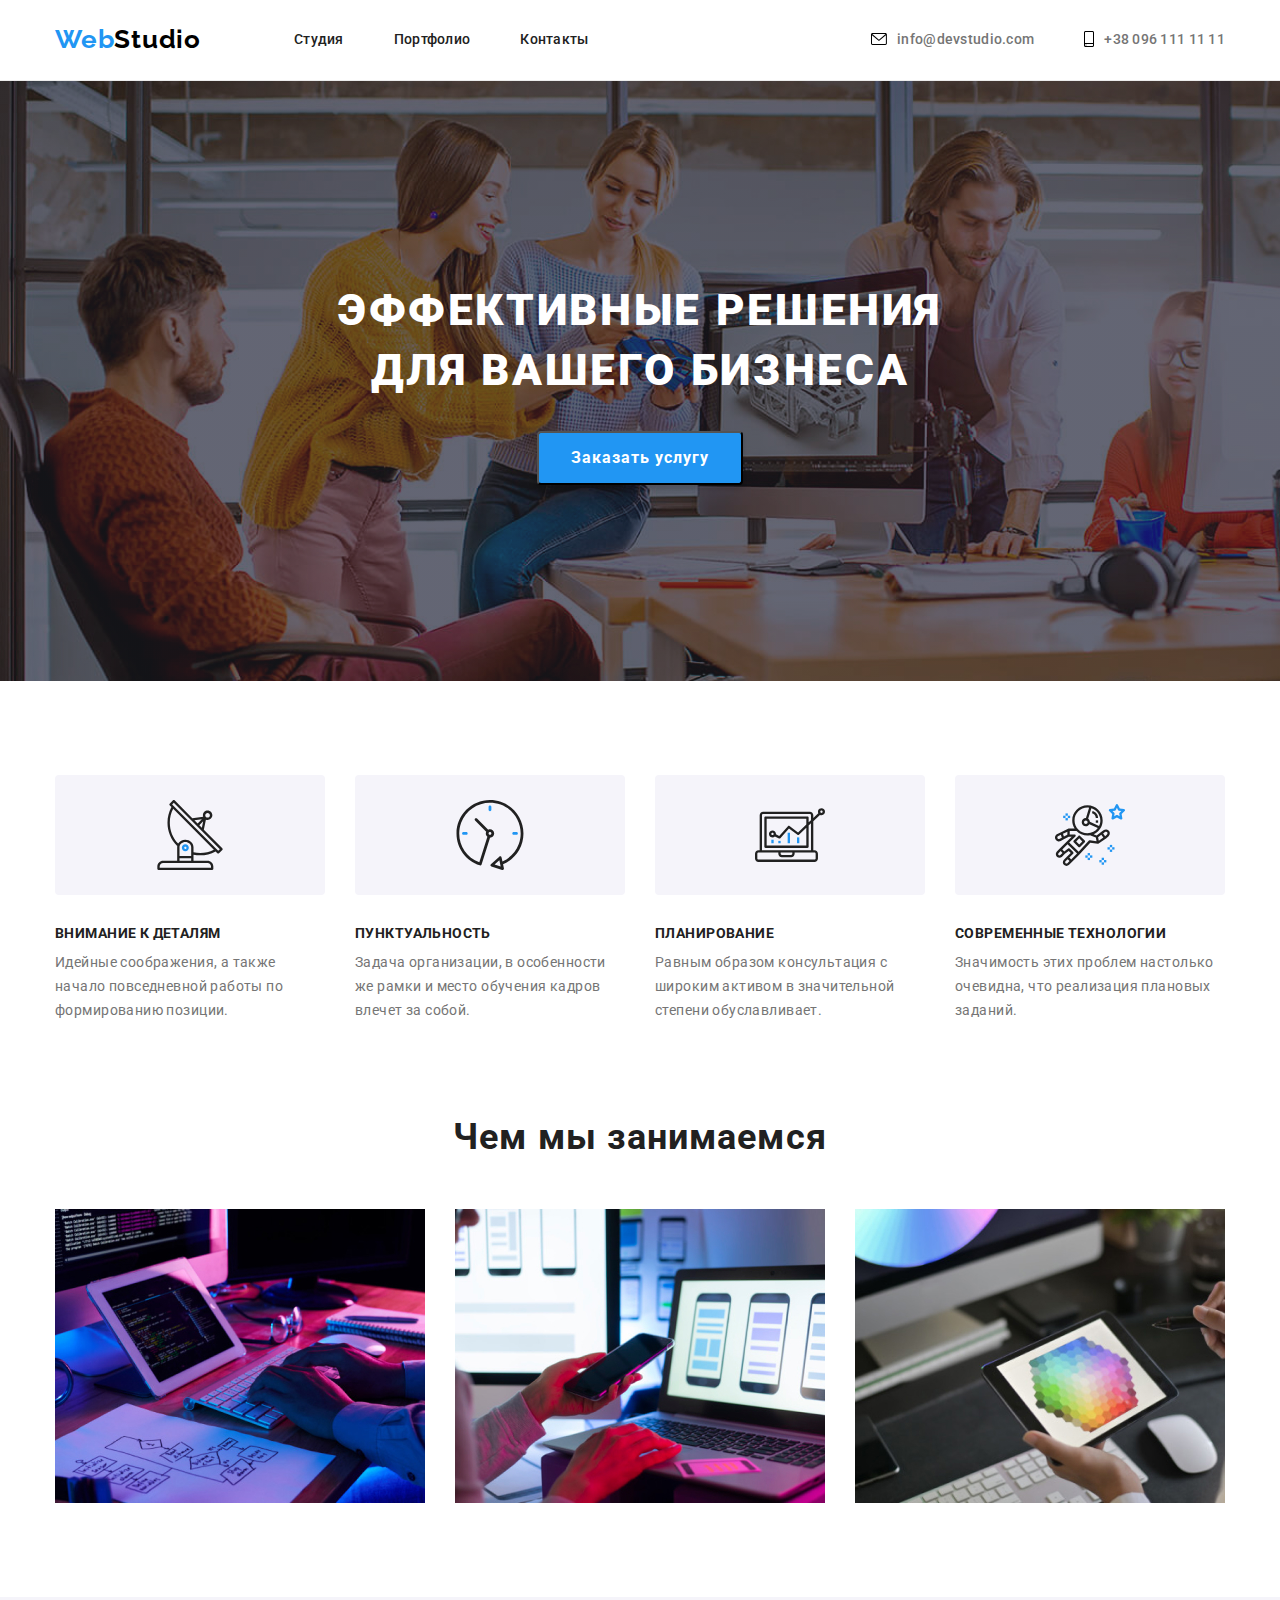
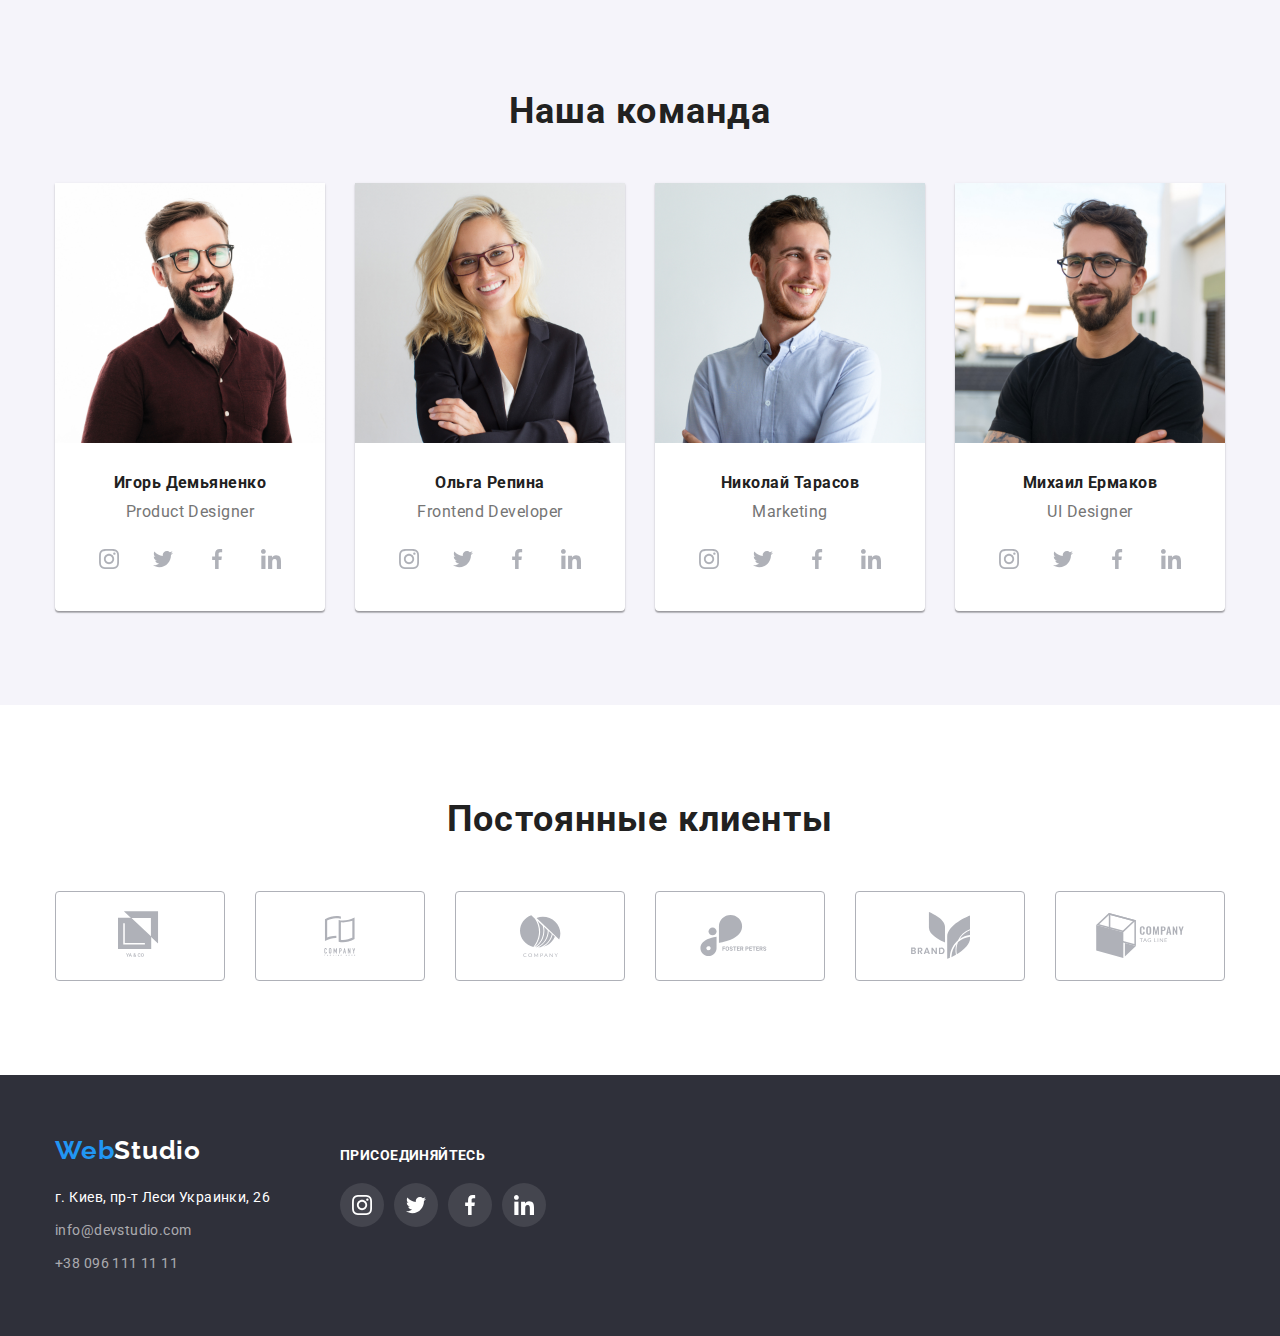
<file: index.html>
<!DOCTYPE html>
<html lang="ru">
<head>
    <meta charset="UTF-8">
    <meta name="viewport" content="width=device-width, initial-scale=1.0">
    <link rel="stylesheet" href="https://cdnjs.cloudflare.com/ajax/libs/modern-normalize/1.0.0/modern-normalize.min.css">
    <link rel="preconnect" href="https://fonts.gstatic.com" />
    <link href="https://fonts.googleapis.com/css2?family=Raleway:wght@700&family=Roboto:wght@400;500;700;900&display=swap"
          rel="stylesheet"/>
    <link rel="stylesheet" href="./css/style.css">
    <title>WebStudio</title>
</head>
<body>
    <header class="header-section">
        <div class="container">
            <nav class="navigation" >
                <a href="./index.html" class="logo link">Web<span class="logo-black">Studio</span></a>
            <ul class="navigation-list list">
                <li class="navigation-item">
                    <a class="navigation-link link" href="./index.html">Студия</a>
                </li>
                <li class="navigation-item">
                    <a href="./portfolio.html" class="navigation-link accent link">Портфолио</a>
                </li>
                <li class="navigation-item">
                    <a class="navigation-link link" href="#">Контакты</a>
                </li>
            </ul>
        </nav>
        <ul class="contacts-list list">
            <li class="contacts-mail">
                <a class="mail-link link" href="mailto:info@devstudio.com"><svg class="contacts-svg" width="16" height="12">
                  <use href="./images/sprite.svg#icon-envelope"></use>  
                </svg>
                    info@devstudio.com</a>
            </li>
            <li class="contacts-tel">
            <address>
                <a class="tel-link link" href="tel:+380961111111"><svg class="contacts-svg" width="10" height="16">
                  <use href="./images/sprite.svg#icon-smartphone"></use>  
                </svg>
                    +38 096 111 11 11</a>
            </address>
            </li>  
        </ul>
        </div>   
    </header>
    <main>
        <!--Hero-->
        <section class="hero-section">
            <div class="container">
                <h1 class="hero-title">Эффективные решения<br>для вашего бизнеса</h1>
                <button class="hero-button" type="button">Заказать услугу</button>
            </div>
        </section>
   
    <!--о нас-->
    <section class="about-us-section">
<div class="container">
    <h2 class="visually-hidden">Наши качества</h2>

    <ul class="quality-list list">
        <li class="quality-item">
            <div class="quality-blok">
                <svg class="quality-item-svg" width="70" height="70">
                 <use href="./images/sprite.svg#icon-antenna"></use>
                </svg>
            </div>
            <h3 class="qualities">Внимание к деталям</h3>
              <p class="qualities-description">Идейные соображения, а также начало повседневной работы по формированию позиции.</p>
         </li>
         <li class="quality-item">
            <div class="quality-blok">
                <svg class="quality-item-svg" width="70" height="70">
                 <use href="./images/sprite.svg#icon-clock"></use>
                </svg>
            </div>
            <h3 class="qualities">Пунктуальность</h3>
              <p class="qualities-description">Задача организации, в особенности же рамки и место обучения кадров влечет за собой.</p>
         </li>
         <li class="quality-item">
            <div class="quality-blok">
                <svg class="quality-item-svg" width="70" height="70">
                 <use href="./images/sprite.svg#icon-diagram"></use>
                </svg>
            </div>
            <h3 class="qualities">Планирование</h3>
              <p class="qualities-description">Равным образом консультация с широким активом в значительной степени обуславливает.</p>
         </li>
         <li class="quality-item">
            <div class="quality-blok">
                <svg class="quality-item-svg" width="70" height="70">
                 <use href="./images/sprite.svg#icon-astronaut"></use>
                </svg>
            </div>
            <h3 class="qualities">Современные технологии</h3>
              <p class="qualities-description">Значимость этих проблем настолько очевидна, что реализация плановых заданий.</p>
         </li>
    </ul>
</div> 
    </section>
    <!--чем мы занимаемся-->
    <section class="activities-section">
<h2 class="our-activities">Чем мы занимаемся</h2>
<div class="container">
<ul class="activities-list list">
    <li class="activities-item">
      <img class="activities-image" src="images/our-activities/img-1.jpg" alt="печатает на клавиатуре" width="370" height="294">
    </li>
    <li class="activities-item">
      <img class="activities-image" src="images/our-activities/img-2.jpg" alt="использует ноутбук" width="370" height="294">
    </li>
    <li class="activities-item">
      <img class="activities-image" src="images/our-activities/img-3.jpg" alt="использует планшет" width="370" height="294">
    </li>
</ul>
</div>
    </section>

<!--Наша команда-->
    <section class="our-staff-section">
            <h2 class="staff">Наша команда</h2>
            <div class="container">
            <ul class="staff-list list">
                <li class="staff-item">
                    <img class="staff-images" src="images/our-staff/img-1.jpg" alt="Игорь Демьяненко" width="270" height="260">
                    <div class="staff-list-content-wrapper">
                        <h3 class="staff-name">Игорь Демьяненко</h3>
                        <p class="staff-description" lang="en">Product Designer</p>
                    </div>
                    <div class="section-staff-icons">
                        <ul class="icon-list list">
                            <li class="icon-item item">
                                <a class="icon-link link" href="">
                                    <svg class="staff-ikon-svg" width="20" height="20">
                                        <use href="./images/sprite.svg#icon-instagram">

                                        </use>
                                    </svg>
                                </a>
                            </li>
                            <li class="icon-item">
                                <a class="icon-link link" href="">
                                    <svg class="staff-ikon-svg" width="20" height="20">
                                        <use href="./images/sprite.svg#icon-twitter">

                                        </use>
                                    </svg>
                                </a>
                            </li>
                            <li class="icon-item">
                                <a class="icon-link link" href="">
                                    <svg class="staff-ikon-svg" width="20" height="20">
                                        <use href="./images/sprite.svg#icon-facebook">

                                        </use>
                                    </svg>
                                </a>
                            </li>
                            <li class="icon-item">
                                <a class="icon-link link" href="">
                                    <svg class="staff-ikon-svg" width="20" height="20">
                                        <use href="./images/sprite.svg#icon-linkedin">

                                        </use>
                                    </svg>
                                </a>
                            </li>
                        </ul>
                    </div>
                </li>
                <li class="staff-item">
                    <img class="staff-images" src="images/our-staff/img-2.jpg" alt="Ольга Репина" width="270" height="260">
                    <div class="staff-list-content-wrapper">
                         <h3 class="staff-name">Ольга Репина</h3>
                         <p class="staff-description" lang="en">Frontend Developer</p>
                    </div>
                    <div class="section-staff-icons">
                        <ul class="icon-list list">
                            <li class="icon-item item">
                                <a class="icon-link link" href="">
                                    <svg class="staff-ikon-svg" width="20" height="20">
                                        <use href="./images/sprite.svg#icon-instagram">

                                        </use>
                                    </svg>
                                </a>
                            </li>
                            <li class="icon-item">
                                <a class="icon-link link" href="">
                                    <svg class="staff-ikon-svg" width="20" height="20">
                                        <use href="./images/sprite.svg#icon-twitter">

                                        </use>
                                    </svg>
                                </a>
                            </li>
                            <li class="icon-item">
                                <a class="icon-link link" href="">
                                    <svg class="staff-ikon-svg" width="20" height="20">
                                        <use href="./images/sprite.svg#icon-facebook">

                                        </use>
                                    </svg>
                                </a>
                            </li>
                            <li class="icon-item">
                                <a class="icon-link link" href="">
                                    <svg class="staff-ikon-svg" width="20" height="20">
                                        <use href="./images/sprite.svg#icon-linkedin">

                                        </use>
                                    </svg>
                                </a>
                            </li>
                        </ul>
                    </div>
                </li>
                <li class="staff-item">
                    <img class="staff-images" src="images/our-staff/img-3.jpg" alt="Николай Тарасов" width="270" height="260">
                    <div class="staff-list-content-wrapper">
                        <h3 class="staff-name">Николай Тарасов</h3>
                        <p class="staff-description" lang="en">Marketing</p>
                    </div>
                    <div class="section-staff-icons">
                        <ul class="icon-list list">
                            <li class="icon-item item">
                                <a class="icon-link link" href="">
                                    <svg class="staff-ikon-svg" width="20" height="20">
                                        <use href="./images/sprite.svg#icon-instagram">

                                        </use>
                                    </svg>
                                </a>
                            </li>
                            <li class="icon-item">
                                <a class="icon-link link" href="">
                                    <svg class="staff-ikon-svg" width="20" height="20">
                                        <use href="./images/sprite.svg#icon-twitter">

                                        </use>
                                    </svg>
                                </a>
                            </li>
                            <li class="icon-item">
                                <a class="icon-link link" href="">
                                    <svg class="staff-ikon-svg" width="20" height="20">
                                        <use href="./images/sprite.svg#icon-facebook">

                                        </use>
                                    </svg>
                                </a>
                            </li>
                            <li class="icon-item">
                                <a class="icon-link link" href="">
                                    <svg class="staff-ikon-svg" width="20" height="20">
                                        <use href="./images/sprite.svg#icon-linkedin">

                                        </use>
                                    </svg>
                                </a>
                            </li>
                        </ul>
                    </div>
                </li>
                <li class="staff-item">
                    <img class="staff-images" src="images/our-staff/img-4.jpg" alt="Михаил Ермаков" width="270" height="260">
                    <div class="staff-list-content-wrapper">
                        <h3 class="staff-name">Михаил Ермаков</h3>
                        <p class="staff-description" lang="en">UI Designer</p>
                    </div>
                    <div class="section-staff-icons">
                        <ul class="icon-list list">
                            <li class="icon-item item">
                                <a class="icon-link link" href="">
                                    <svg class="staff-ikon-svg" width="20" height="20">
                                        <use href="./images/sprite.svg#icon-instagram">

                                        </use>
                                    </svg>
                                </a>
                            </li>
                            <li class="icon-item">
                                <a class="icon-link link" href="">
                                    <svg class="staff-ikon-svg" width="20" height="20">
                                        <use href="./images/sprite.svg#icon-twitter">

                                        </use>
                                    </svg>
                                </a>
                            </li>
                            <li class="icon-item">
                                <a class="icon-link link" href="">
                                    <svg class="staff-ikon-svg" width="20" height="20">
                                        <use href="./images/sprite.svg#icon-facebook">

                                        </use>
                                    </svg>
                                </a>
                            </li>
                            <li class="icon-item">
                                <a class="icon-link link" href="">
                                    <svg class="staff-ikon-svg" width="20" height="20">
                                        <use href="./images/sprite.svg#icon-linkedin">

                                        </use>
                                    </svg>
                                </a>
                            </li>
                        </ul>
                    </div>
                </li>
            </ul>
        </div>
    </section>

<section class="our-clients-section">
   
<h2 class="our-clients-title">Постоянные клиенты</h2>
<div class="container">
<ul class="our-clients-list list">
    <li class="our-clients-item">
<a class="our-clients-link link" href="">
<svg class="clients-svg" width="44.27" height="49.23">
    <use href="./images/sprite.svg#icon-yaco">
    </use>
</svg>
</a>      
    </li>
    <li class="our-clients-item">
<a class="our-clients-link link" href="">
<svg class="clients-svg" width="52" height="40">
    <use href="./images/sprite.svg#icon-compani-tagline">

    </use>
</svg>
</a>
    </li>
    <li class="our-clients-item">
<a class="our-clients-link link" href="">
<svg class="clients-svg" width="41" height="42.6">
    <use href="./images/sprite.svg#icon-compani">

    </use>
</svg>
</a>
    </li>
    <li class="our-clients-item">
<a class="our-clients-link link" href="">
<svg class="clients-svg" width="79.66" height="42.02">
    <use href="./images/sprite.svg#icon-foster-peters">

    </use>
</svg>
</a>
    </li>
    <li class="our-clients-item">
<a class="our-clients-link link" href="">
<svg class="clients-svg" width="59" height="47">
    <use href="./images/sprite.svg#icon-brand">

    </use>
</svg>
</a>
    </li>
    <li class="our-clients-item">
<a class="our-clients-link link" href="">
<svg class="clients-svg" width="88.48" height="45.44">
    <use href="./images/sprite.svg#icon-compani-tag">

    </use>
</svg>
</a>
    </li>
</ul>
    </div>
</section>

</main>

<footer class="footer-section">
        <div  class="container">
            <div class="footer-content-left">
               <a href="./index.html" class="logo-footer link">Web<span class="logo-white">Studio</span></a>
               
    <address class="footer-address">
        <p>
               <a class="footer-link link" href="https://goo.gl/maps/eDgeuntAyGfftEaFA" target="_blank">г. Киев, пр-т Леси Украинки, 26</a>
        </p>
        <ul class="footer-contacts list">
           <li class="footer-item">
               <a class="footer-mail link" href="mailto:info@devstudio.com">info@devstudio.com</a>
           </li>
           <li class="footer-item">
               <a class="footer-tel link" href="tel:+380961111111">+38 096 111 11 11</a>
           </li>  
        </ul>   
    </address>
       </div>
       <div class="footer-content-center">
                <p class="footer-center-description">
                    присоединяйтесь
                </p>
                <div class="section-footer-icons">
                    <ul class="footer-icon-list list">
                        <li class="footer-icon-item item">
                            <a class="footer-icon-link link" href="">
                                <svg class="footer-ikon-svg" width="20" height="20">
                                    <use href="./images/sprite.svg#icon-instagram">

                                    </use>
                                </svg>
                            </a>
                        </li>
                        <li class="footer-icon-item item">
                            <a class="footer-icon-link link" href="">
                                <svg class="footer-ikon-svg" width="20" height="20">
                                    <use href="./images/sprite.svg#icon-twitter">

                                    </use>
                                </svg>
                            </a>
                        </li>
                        <li class="footer-icon-item item">
                            <a class="footer-icon-link link" href="">
                                <svg class="footer-ikon-svg" width="20" height="20">
                                    <use href="./images/sprite.svg#icon-facebook">

                                    </use>
                                </svg>
                            </a>
                        </li>
                        <li class="footer-icon-item item">
                            <a class="footer-icon-link link" href="">
                                <svg class="footer-ikon-svg" width="20" height="20">
                                    <use href="./images/sprite.svg#icon-linkedin">

                                    </use>
                                </svg>
                            </a>
                        </li>
                    </ul>
                </div>
            </div> 
            </div>  
               
</footer>
</body>
</html>
</file>
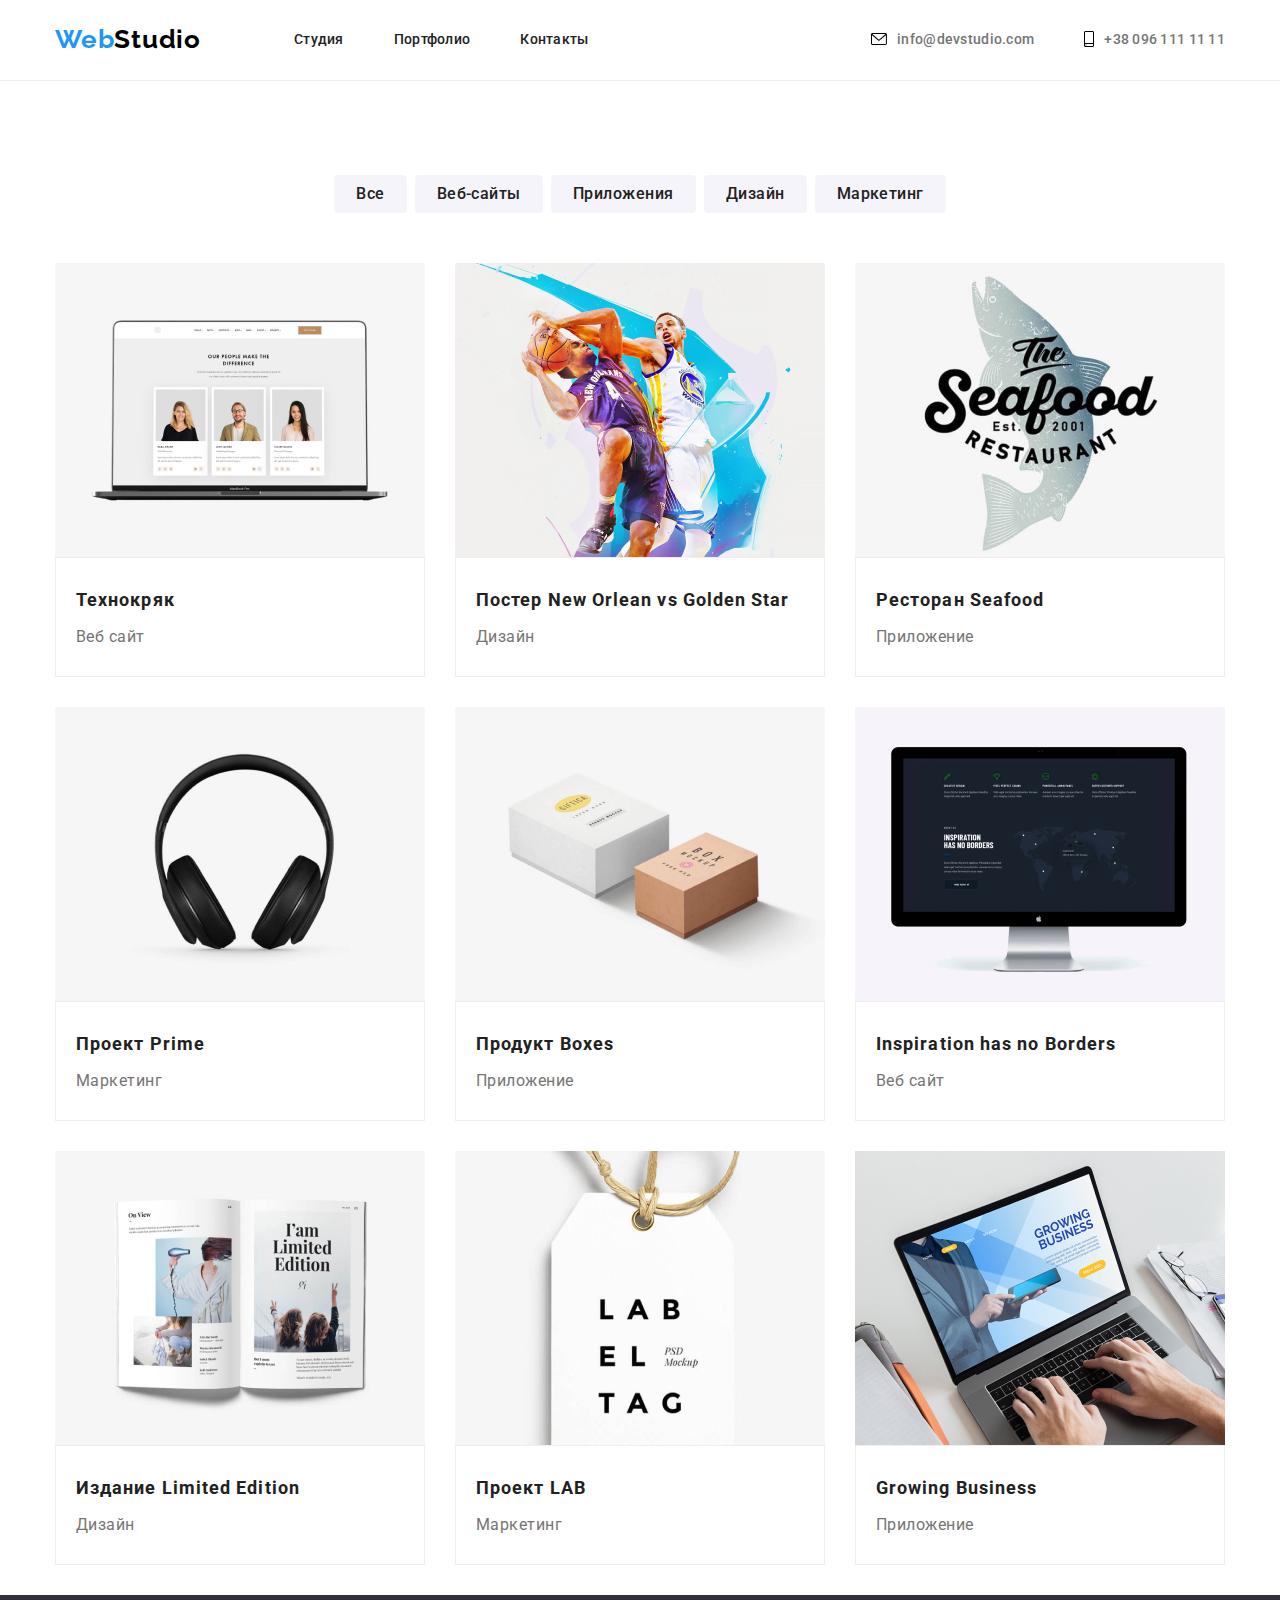
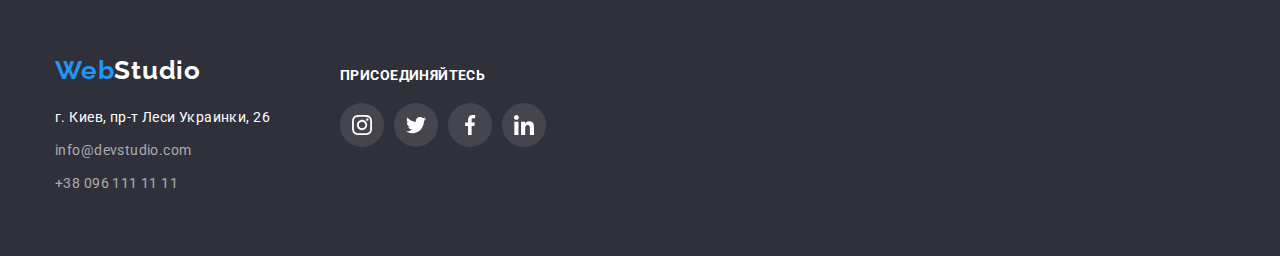
<file: portfolio.html>
<!DOCTYPE html>
<html lang="ru">
<head>
    <meta charset="UTF-8">
    <meta name="viewport" content="width=device-width, initial-scale=1.0">
    <link rel="stylesheet" href="https://cdnjs.cloudflare.com/ajax/libs/modern-normalize/1.0.0/modern-normalize.min.css">
    <link rel="preconnect" href="https://fonts.gstatic.com" />
    <link href="https://fonts.googleapis.com/css2?family=Raleway:wght@700&family=Roboto:wght@400;500;700;900&display=swap"
          rel="stylesheet"/>
    <link rel="stylesheet" href="./css/style.css">
    <title>WebStudio</title>
</head>
<body>
    <header class="header-section">
            <div class="container">
            <nav class="navigation" >
                <a href="./index.html" class="logo link">Web<span class="logo-black">Studio</span></a>
            <ul class="navigation-list list">
                <li class="navigation-item">
                    <a class="navigation-link link" href="./index.html">Студия</a>
                </li>
                <li class="navigation-item">
                    <a href="./portfolio.html" class="navigation-link accent link">Портфолио</a>
                </li>
                <li class="navigation-item">
                    <a class="navigation-link link" href="#">Контакты</a>
                </li>
            </ul>
        </nav>
        <ul class="contacts-list list">
            <li class="contacts-mail">
                <a class="mail-link link" href="mailto:info@devstudio.com"><svg class="contacts-svg" width="16" height="12">
                  <use href="./images/sprite.svg#icon-envelope">

                  </use>  
                </svg>
                    info@devstudio.com</a>
            </li>
            <li class="contacts-tel">
            <address>
                <a class="tel-link link" href="tel:+380961111111"><svg class="contacts-svg" width="10" height="16">
                  <use href="./images/sprite.svg#icon-smartphone">
                      
                  </use>  
                </svg>
                    +38 096 111 11 11</a>
            </address>
            </li>  
        </ul>
        </div>

    </header>
<!--Main-->
<h1 class="visually-hidden"> Меню </h1>
<section class="main-portfolio">
    <div class="container">
<ul class="portfolio-main-list list">
    <li class="portfolio-item"> 
        <button class="portfolio-btn" type="button">Все</button>
        </li>
    <li class="portfolio-item">
         <button class="portfolio-btn" type="button">Веб-сайты</button>
        </li>
    <li class="portfolio-item"> 
        <button class="portfolio-btn" type="button">Приложения</button>
        </li>
    <li class="portfolio-item">
         <button class="portfolio-btn" type="button">Дизайн</button>
        </li>
    <li class="portfolio-item">
         <button class="portfolio-btn" type="button">Маркетинг</button>
        </li>
</ul>
    </div>
<h2 class="visually-hidden"> Примеры работ </h2>
<div class="container">
    <ul class="projects-list list">
        <li class="projects-list-item" >
            <a class="projects-list-link link" href="">
            <img class="projects-list-img" src="images/portfolio/img-1.jpg" alt="Открытый сайт на ноутбуке" width="370" height="294">
            <div class="card-content">
                <h3 class="projects-list-name">Технокряк</h3>
                    <p class="projects-list-description">Веб сайт</p>
            </div>
        </a>
        </li>
        <li class="projects-list-item" >
            <a class="projects-list-link link" href="">
            <img class="projects-list-img" src="images/portfolio/img-2.jpg" alt="Баскетболисты" width="370" height="294">
            <div class="card-content">
                <h3 class="projects-list-name">Постер New Orlean vs Golden Star</h3>
                    <p class="projects-list-description">Дизайн</p>
            </div>
        </a>
        </li>
        <li class="projects-list-item" >
            <a class="projects-list-link link" href="">
            <img class="projects-list-img" src="images/portfolio/img-3.jpg" alt="Обложка ресторана" width="370" height="294">
            <div class="card-content">
                <h3 class="projects-list-name">Ресторан Seafood</h3>
                    <p class="projects-list-description">Приложение</p>
            </div>
        </a>
        </li>
        <li class="projects-list-item" >
            <a class="projects-list-link link" href="">
            <img class="projects-list-img" src="images/portfolio/img-4.jpg" alt="Наушники" width="370" height="294">
            <div class="card-content">
                <h3 class="projects-list-name">Проект Prime</h3>
                    <p class="projects-list-description">Маркетинг</p>
            </div>
        </a>
        </li>
        <li class="projects-list-item" >
            <a class="projects-list-link link" href="">
            <img class="projects-list-img" src="images/portfolio/img-5.jpg" alt="Коробки" width="370" height="294">
            <div class="card-content">
                <h3 class="projects-list-name">Продукт Boxes</h3>
                    <p class="projects-list-description">Приложение</p>
            </div>
        </a>
        </li>
        <li class="projects-list-item" >
            <a class="projects-list-link link" href="">
            <img class="projects-list-img" src="images/portfolio/img-6.jpg" alt="Монитор" width="370" height="294">
            <div class="card-content">
                <h3 class="projects-list-name" >Inspiration has no Borders</h3>
                    <p class="projects-list-description">Веб сайт</p>
            </div>
        </a>
        </li>
        <li class="projects-list-item" >
            <a class="projects-list-link link" href="">
            <img class="projects-list-img" src="images/portfolio/img-7.jpg" alt="Журнал" width="370" height="294">
            <div class="card-content">
                <h3 class="projects-list-name" >Издание Limited Edition</h3>
                    <p class="projects-list-description">Дизайн</p>
            </div>
        </a>
        </li>
        <li class="projects-list-item" >
            <a class="projects-list-link link" href="">
            <img class="projects-list-img" src="images/portfolio/img-8.jpg" alt="Лейбл" width="370" height="294">
            <div class="card-content">
                <h3 class="projects-list-name">Проект LAB</h3>
                    <p class="projects-list-description">Маркетинг</p>
            </div>
        </a>
        </li>
        <li class="projects-list-item" >
            <a class="projects-list-link link" href="">
            <img class="projects-list-img" src="images/portfolio/img-9.jpg" alt="Печатает на ноутбуке" width="370" height="294">
            <div class="card-content">
               <h3 class="projects-list-name">Growing Business</h3>
                   <p class="projects-list-description">Приложение</p>
            </div>
        </a>
        </li>
    </ul>
            </div>
            </section>
            <footer class="footer-section">
                <div  class="container">
                    <div class="footer-content-left">
                       <a href="./index.html" class="logo-footer link">Web<span class="logo-white">Studio</span></a>
                       
            <address class="footer-address">
                <p>
                       <a class="footer-link link" href="https://goo.gl/maps/eDgeuntAyGfftEaFA" target="_blank">г. Киев, пр-т Леси Украинки, 26</a>
                </p>
                <ul class="footer-contacts list">
                   <li class="footer-item">
                       <a class="footer-mail link" href="mailto:info@devstudio.com">info@devstudio.com</a>
                   </li>
                   <li class="footer-item">
                       <a class="footer-tel link" href="tel:+380961111111">+38 096 111 11 11</a>
                   </li>  
                </ul>   
            </address>
               </div>
               <div class="footer-content-center">
                        <p class="footer-center-description">
                            присоединяйтесь
                        </p>
                        <div class="section-footer-icons">
                            <ul class="footer-icon-list list">
                                <li class="footer-icon-item item">
                                    <a class="footer-icon-link link" href="">
                                        <svg class="footer-ikon-svg" width="20" height="20">
                                            <use href="./images/sprite.svg#icon-instagram">
        
                                            </use>
                                        </svg>
                                    </a>
                                </li>
                                <li class="footer-icon-item item">
                                    <a class="footer-icon-link link" href="">
                                        <svg class="footer-ikon-svg" width="20" height="20">
                                            <use href="./images/sprite.svg#icon-twitter">
        
                                            </use>
                                        </svg>
                                    </a>
                                </li>
                                <li class="footer-icon-item item">
                                    <a class="footer-icon-link link" href="">
                                        <svg class="footer-ikon-svg" width="20" height="20">
                                            <use href="./images/sprite.svg#icon-facebook">
        
                                            </use>
                                        </svg>
                                    </a>
                                </li>
                                <li class="footer-icon-item item">
                                    <a class="footer-icon-link link" href="">
                                        <svg class="footer-ikon-svg" width="20" height="20">
                                            <use href="./images/sprite.svg#icon-linkedin">
        
                                            </use>
                                        </svg>
                                    </a>
                                </li>
                            </ul>
                        </div>
                    </div> 
                    </div>  
                       
        </footer>
</body>
</html>
</file>
<file: css/style.css>
:root {
    /*background color*/
    --b-dark: #2F303A;
    /*text color*/
    --txt-dark: #212121;
    --txt-grey: #757575;
    --fha-blue: #2196F3;
    --txt-white: #FFFFFF;
    --icon: #AFB1B8;
    /*fonts*/
    --main-font: Roboto, sans-serif;
    --secondary-font: Raleway, sans-serif;
  }

  body {
    font-family: var(--main-font);
    color: var(--txt-grey);
  }

h1,
h2,
h3,
h4,
h5,
h6{
margin: 0;
}

ul,
ol{
    margin: 0;
    padding: 0;
}

p{
    margin: 0;
}

h2,h3{
font-family: var(--main-font);
color: var(--txt-dark);
}

button{
    align-items: center;
}

img{
    display: block;
    max-width: 100%;
    height: auto;
}

.list{
    list-style: none;
}
.link{
    text-decoration: none;
}

.container{
    width: 1200px;
    margin: 0 auto;
    padding: 0 15px;
    display: flex;
}

.our-activities,
  .staff{
    font-weight: 700;
    font-size: 36px;
    line-height: 1.166;
    text-align: center;
    letter-spacing: 0.03em;
    color: var(--txt-dark);
  }

.mail-link,
.tel-link{
    display: flex;
    align-items: center;
    font-style: normal;
    color: var(--txt-grey);
}
.mail-link:hover,
.mail-link:focus,
.tel-link:hover,
.tel-link:focus,
.portfolio-button:hover,
.portfolio-button:focus,
.contacts-mail:hover,
.contacts-mail:focus,
.navigation-link:hover,
.navigation-link:focus{
    color: var(--fha-blue);
}

.visually-hidden {
    position: absolute;
    width: 1px;
    height: 1px;
    margin: -1px;
    border: 0;
    padding: 0;
    white-space: nowrap;
    clip-path: inset(100%);
    clip: rect(0 0 0 0);
    overflow: hidden;
}  

.line{
position: absolute;
width: 1600px;
height: 0px;
left: 0px;
top: 80px;
border: 1px solid #ECECEC;
}

/*================HEADER================*/

.header-section{
padding-top: 24px;
padding-bottom: 25px;
background: var(--txt-white);
}

.header-section .container{
    align-items: center;
}

.header-section .logo{
    margin-right: 93px;
}

.navigation{
    display: flex;
    align-items: center;
}

.navigation-item:not(:last-child){
margin-right: 50px;
}

.navigation-list{
display: flex;
align-items: center;
}

.logo{
font-family: var(--secondary-font);
font-weight: 700;
font-Size: 26px;
line-height: 1.192;
letter-spacing: 0.03em;
color: var(--fha-blue);
}

.logo-black{
   color: #000; 
}
.navigation-link{
font-weight: 500;
font-Size: 14px;
line-height: 1.172;
letter-spacing: 0.02em;
color: var(--txt-dark);
}

.contacts-list{
    font-weight: 500;
    font-size: 14px;
    line-height: 1.172;
    letter-spacing: 0.02em;
    display: flex;
    margin-left: auto;
}

.header-section .contacts-mail{

}

.header-section .contacts-mail{
    color:var(--fha-blue);
    
}

.header-section .mail-link{
margin-right: 50px;
}

.contacts-tel{
color: var(--txt-grey);
}

.tel-link:hover .contacts-svg,
.tel-link:focus .contacts-svg{
fill: currentColor
}

.mail-link:hover .contacts-svg,
.mail-link:focus .contacts-svg{
fill: currentColor
}

.tel-link .contacts-svg{
    
    margin-right: 10px;
}
.mail-link .contacts-svg{
    margin-right: 10px;
}

/*================END HEADER================*/

/*================HERO================*/

.hero-section{
background: #2F303A;
background-image: linear-gradient(rgba(47, 48, 58, 0.4),rgba(47, 48, 58, 0.4) ),url("../images/hero/staff.jpg");
background-repeat: no-repeat;
background-size: cover;
align-items: center;
width: auto;
min-height: 600px;
}

.hero-section .container{
    display: block;
    margin-left: auto;
    margin-right: auto;
    text-align: center;
}

.hero-title{
font-weight: 900;
font-size: 44px;
line-height: 1.363;
letter-spacing: 0.06em;
text-transform: uppercase;
color: var(--txt-white);
padding: 200px 252px 30px;
}

.hero-button{
text-align: center;
font-weight: 700;
font-size: 16px;
line-height: 1.875;
letter-spacing: 0.06em;
color: var(--txt-white);
min-width: 200px;
background-color: transparent;
background: var(--fha-blue);
box-shadow: 0px 4px 4px rgba(0, 0, 0, 0.15);
border-radius: 4px;
padding: 10px 32px;
}
/*================END HERO================*/

/*================ABOUT US================*/

.qualities{
font-weight: 700;
font-size: 14px;
line-height: 1.142;
letter-spacing: 0.03em;
text-transform: uppercase;
color: var(--txt-dark);
margin-bottom: 10px;
}

.quality-blok{
height: 120px;
width: 270px;
display: flex;
background: #F5F4FA;
border-radius: 4px;
justify-content: center;
align-items: center;
margin-bottom: 30px;
}

.quality-description:not(:last-child){
margin-right: 30px;
}

.quality-item:not(:last-child){
margin-right: 30px;
}
 
.quality-list{
display: flex;
justify-content: space-between;
padding-top: 94px;
}

.quality-item{
width: 270px;
}

.qualities-description{
font-weight: 400;
font-size: 14px;
line-height: 1.714;
letter-spacing: 0.03em;
color: var(--txt-grey);
}
/*================ END ABOUT US================*/

/*================ACTIVITIES ================*/
.activities-section{
padding-bottom: 94px;
}

.our-activities{
padding-top: 94px;
padding-bottom: 50px;
}

.activities-item:not(:last-child){
margin-right: 30px;
}
.activities-list{
display: flex;
}

/*================END ACTIVITIES================*/

/*================OUR STAFF================*/
.staff{
padding-top: 94px;
padding-bottom: 50px;
}

.our-staff-section{
left: 0px;

background: #F5F4FA;
padding-bottom: 94px;
}

.staff-list{
display: flex;
}

.staff-list-content-wrapper{
padding-top: 30px;
padding-bottom: 16px;
}

.staff-name{
font-weight: bold;
font-size: 16px;
line-height: 1.187;
text-align: center;
letter-spacing: 0.03em;
margin-bottom: 10px;
}

.staff-item:not(:last-child){
margin-right: 30px;
}

.staff-item{
background: var(--txt-white);
box-shadow: 0px 1px 3px rgba(0, 0, 0, 0.12), 0px 1px 1px rgba(0, 0, 0, 0.14), 0px 2px 1px rgba(0, 0, 0, 0.2);
border-radius: 0px 0px 4px 4px;
}

.staff-description{
font-weight: 400;
font-size: 16px;
line-height: 1.187;
text-align: center;
letter-spacing: 0.03em;
color: var(--txt-grey);
}

.section-staff-icons{
    padding-bottom: 30px;
}

.icon-item:not(:last-child){
    margin-right: 10px;
}


.icon-list{
display: flex;
justify-content: center;
    
}
.icon-link{
display: flex;
justify-content: center;
align-items: center;
border-radius: 25px;
background: #FFFFFF;
color: #AFB1B8;
height: 44px;
width: 44px;
}

.icon-link:hover,
.icon-link:focus{
color: #FFFFFF;
background: var(--fha-blue);
}

.staff-ikon-svg{
fill: currentColor;
}
/*================ END OUR STAFF================*/

/*================OUR CLIENTS================*/

.our-clients-title{
font-weight: bold;
font-size: 36px;
line-height: 1.166;
text-align: center;
letter-spacing: 0.03em;
padding-top: 94px;
padding-bottom: 50px;
}
.our-clients-list{
    justify-content: space-between;
    padding-bottom: 94px;
    display: flex;  
}
.our-clients-item:not(:last-child){
    margin-right: 30px;
}

.our-clients-link{
    display: flex;
    justify-content: center;
    height: 90px;
    width: 170px;
    border: 1px solid var(--icon);
    border-radius: 4px;
    align-items: center;
    color: var(--icon);
}

.our-clients-link:hover,
.our-clients-link:focus{
    color: var(--fha-blue);
    border-color: var(--fha-blue);
}

.clients-svg{
    fill: currentColor;
}
/*================END OUR CLIENTS================*/

/*================ FOOTER================*/

.footer-section{
background: var(--b-dark);
}

.footer-content-left{
padding-top: 60px;
padding-right: 70px;
}

.footer-section .logo-link{
margin-top: 60px;
}
.logo-footer{
height: 31px;
font-family: var(--secondary-font);
font-weight: 700;
font-size: 26px;
line-height: 1.192;
letter-spacing: 0.03em;
color: var(--fha-blue);
}

.logo-white{
color: var(--txt-white);
}

.footer-address{
    margin-top: 20px;
}

.footer-item{
    margin-top: 9px;
font-style: normal;
}

.footer-contacts{
padding-bottom: 60px;
}

.footer-link{
font-style: normal;
font-weight: 400;
font-size: 14px;
line-height: 1.714;
letter-spacing: 0.03em;
color: var(--txt-white);

}

.footer-mail{
font-weight: 400;
font-size: 14px;
line-height: 1.714;
letter-spacing: 0.03em;
color: rgba(255, 255, 255, 0.6);
}

.footer-tel{
font-weight: 400;
font-size: 14px;
line-height: 1.714;
letter-spacing: 0.03em;
color: rgba(255, 255, 255, 0.6);
}
.footer-center-description{
font-weight: 700;
font-size: 14px;
line-height: 1.142;
letter-spacing: 0.03em;
text-transform: uppercase;
color: #FFFFFF; 
padding-bottom: 20px;
}

.footer-icon-item:not(:last-child){
    margin-right: 10px;
}

.footer-icon-list{
    display: flex;
    justify-content: center;
}

.footer-icon-link{
    display: flex;
    justify-content: center;
    align-items: center;
    border-radius: 25px;
    background: rgba(255, 255, 255, 0.1);
    color: #FFFFFF;
    height: 44px;
    width: 44px; 
}

.footer-icon-link:hover,
.footer-icon-link:focus{
color: #FFFFFF;
background: var(--fha-blue);
}

.footer-ikon-svg{
 fill: currentColor;
}

.footer-content-center{
    padding-top: 72px;
    padding-bottom: 100px;
}

/*================END FOOTER================*/

/*================HEADER PORTFOLIO================*/

.header-section{
    border-bottom: 1px solid #ECECEC;
}

.portfolio-btn{
font-family: var(--main-font);
font-weight: 500;
font-size: 16px;
line-height: 1.625;
text-align: center;
letter-spacing: 0.03em;
color: var(--txt-dark);
}

/*================ END HEADER PORTFOLIO================*/

/*================ MAIN PORTFOLIO================*/

.main-portfolio{
}

.portfolio-main-list{
display: flex;
justify-content: center;
width: 1200px;
margin: 0 auto;
padding: 0 15px;
padding-top: 94px;
}
.portfolio-item:not(:last-child){
margin-right: 8px;
justify-content: center;
}

.portfolio-btn:hover,
.portfolio-btn:focus,
.portfolio-btn:active{
background: var(--fha-blue);
color: var(--txt-white);
}

.portfolio-btn{
cursor: pointer;
min-height: 38px;
padding: 6px 22px;
background: #F5F4FA;
border-radius: 4px;
outline: none;
border: 0;
}

.projects-list{
display: flex;
flex-wrap: wrap;
margin-top: 50px;
}

.projects-list-item{
margin-right: 30px;
margin-bottom: 30px;
}

.projects-list-item:hover,
.projects-list-item:focus{
box-shadow: 0px 1px 1px rgba(0, 0, 0, 0.12), 0px 4px 4px rgba(0, 0, 0, 0.06), 1px 4px 6px rgba(0, 0, 0, 0.16);
}

.projects-list-item:nth-child(3n) {
margin-right: 0;
  }

.projects-list-img{
      
  }

.card-content{
background: #FFFFFF;
border: 1px solid #EEEEEE;
border-right-style: solid;
border-bottom-style: solid;
border-left-style: solid;
box-sizing: border-box;
padding: 24px 20px;
  }

.projects-list-name{
margin-bottom: 4px;
font-weight: 700;
font-size: 18px;
line-height: 2;
letter-spacing: 0.06em;
color: var(--txt-dark);
}

.projects-list-description{
font-weight: 400;
font-size: 16px;
line-height: 1.875;
letter-spacing: 0.03em;
color: var(--txt-grey);
}
/*================END MAIN PORTFOLIO================*/

/*================FOOTER PORTFOLIO================*/

.portfolio{
    margin-top: 64px;
}

/*================END FOOTER PORTFOLIO================*/
</file>
